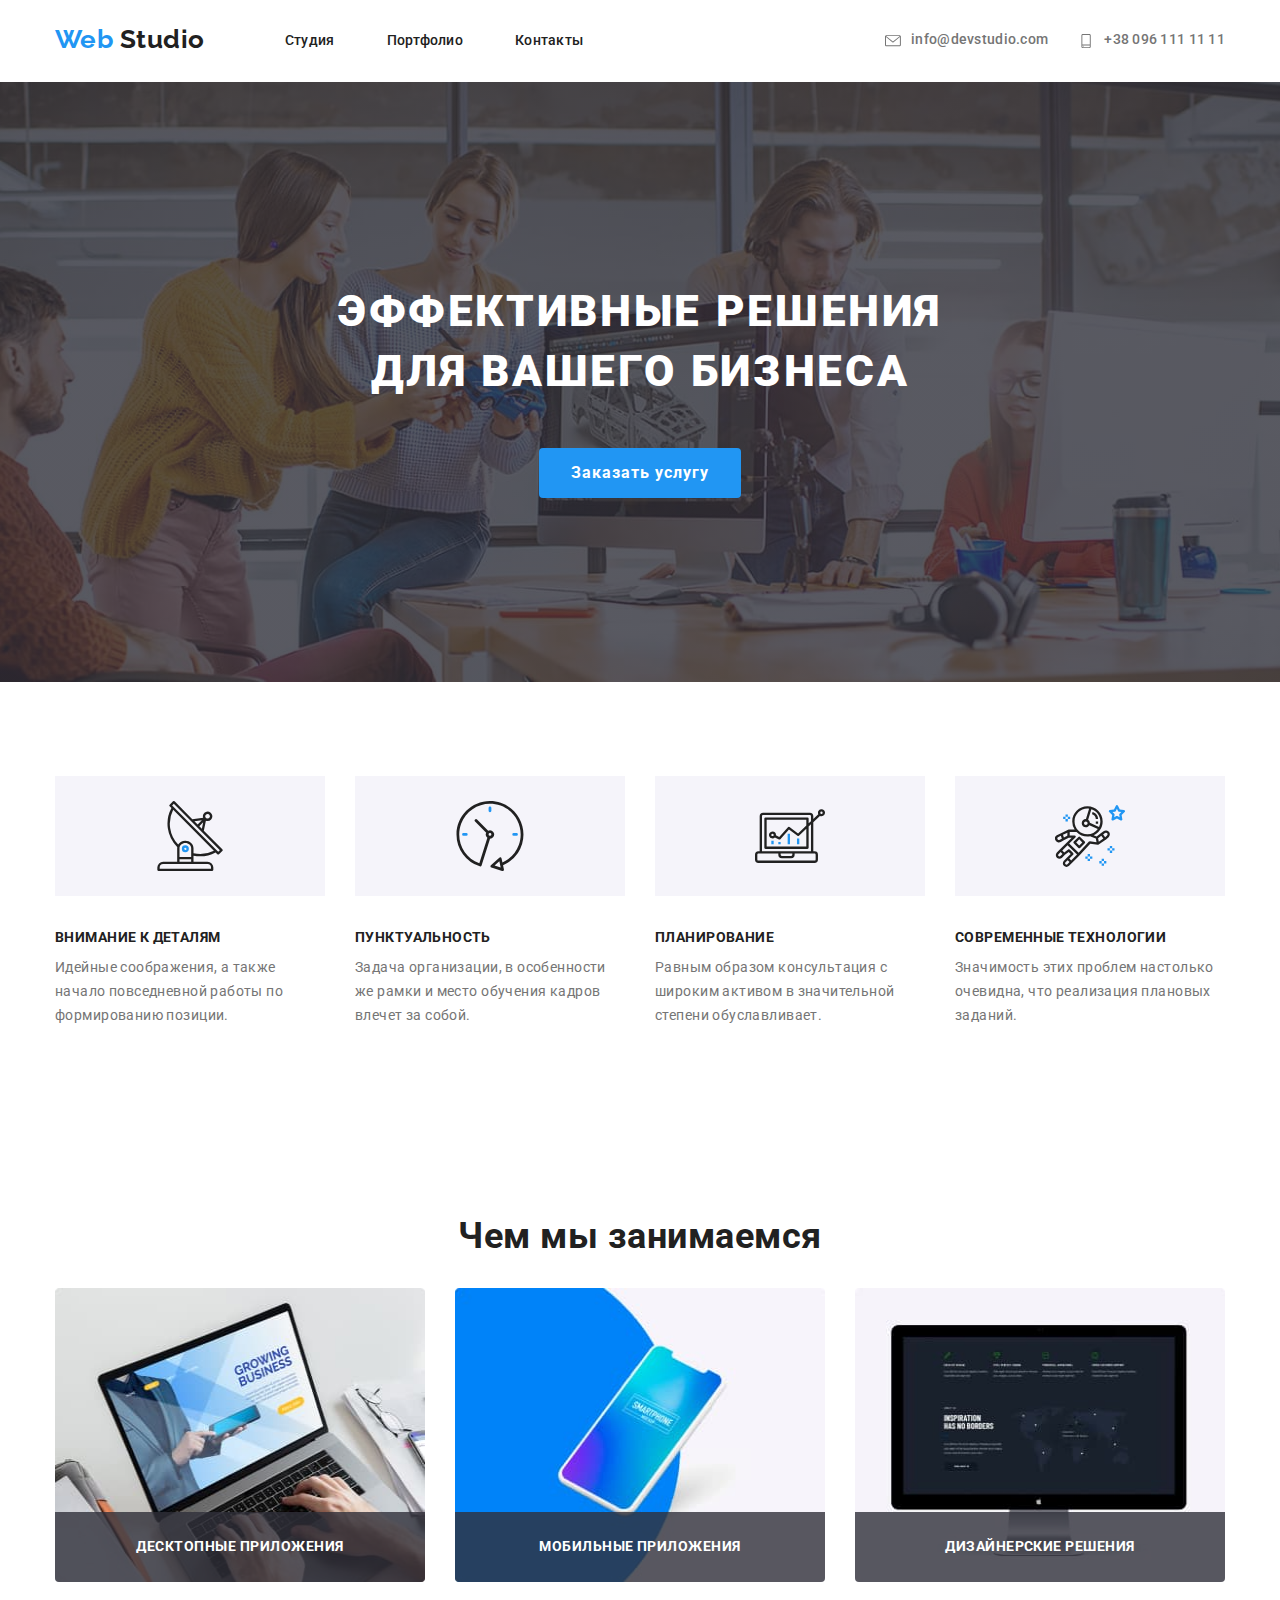
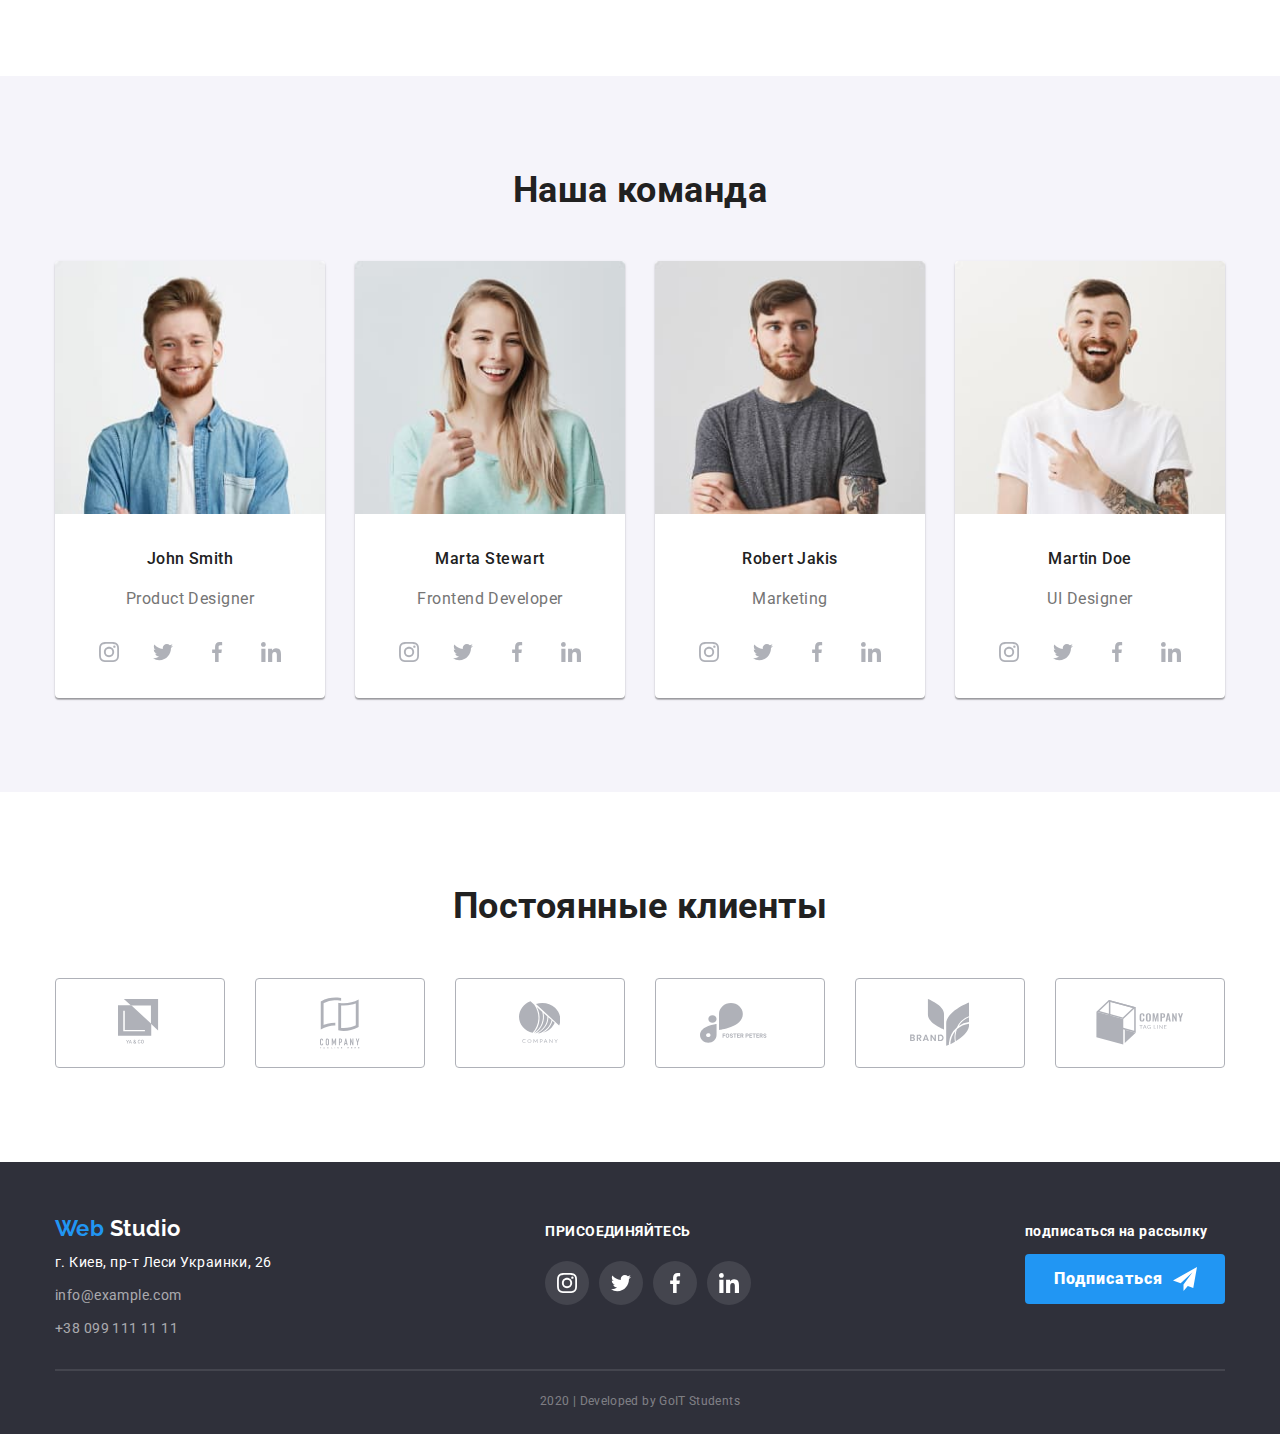
<file: index.html>
<!DOCTYPE html>
<html lang="ru">
  <head>
    <meta charset="UTF-8" />
    <meta name="viewport" content="width=device-width, initial-scale=1.0" />
    <title>Web Studio</title>
    <link
      href="https://fonts.googleapis.com/css2?family=Raleway:wght@700&family=Roboto:wght@400;500;700&display=swap"
      rel="stylesheet"
    />
    <link
      rel="stylesheet"
      href="https://cdnjs.cloudflare.com/ajax/libs/modern-normalize/0.6.0/modern-normalize.min.css"
    />
    <link rel="stylesheet" href="./css/style.css" />
  </head>

  <body>
    <!--шапка сайта-->

    <header class="page-header">
      <div class="container">
        <nav class="main-nav">
          <a href="" class="site-logo"><span>Web</span> Studio</a>

          <ul class="nav-list list">
            <li class="item"><a class="link" href="./index.html">Студия</a></li>
            <li class="item">
              <a class="link" href="./portfolio.html">Портфолио</a>
            </li>
            <li class="item"><a class="link" href="">Контакты</a></li>
          </ul>
        </nav>

        <ul class="contact-list list">
          <li class="item">
            <a href="mailto:info@devstudio.com" class="contact"
              ><svg class="icon-contact" width="16" height="16">
                <use href="./image/symbol-defs.svg#icon-mail"></use></svg
              >info@devstudio.com
            </a>
          </li>

          <li class="item">
            <a href="tell:+380961111111" class="contact"
              ><svg class="icon-contact" width="16" height="16">
                <use href="./image/symbol-defs.svg#icon-phone"></use></svg
              >+38 096 111 11 11</a
            >
          </li>
        </ul>
      </div>
    </header>

    <!--главный контент страницы-->
    <main>
      <!--основное банер сайта-->
      <section class="hero section">
        <div class="container">
          <h1 class="title">
            эффективные решения <br />
            для вашего бизнеса
          </h1>
          <a href="#" class="button">Заказать услугу</a>
        </div>
      </section>

      <!--наши преимущества-->

      <section class="page-advantages section">
        <div class="container">
          <!--данная разметка добавлена для логики <h2 class="shadow">наши преимущества</h2>-->
          <h2 class="shadow">наши преимущества</h2>
          <ul class="advantage-list list">
            <li class="item">
              <svg class="icon-advantage">
                <use href="./image/symbol-defs.svg#icon-antenna"></use>
                <title>изображение спутниковой антены</title>
                <description>
                  данное изображение символезирует внимание нашей команды к
                  детелям
                </description>
              </svg>
              <h3 class="adv-title">внимание к деталям</h3>
              <p class="description">
                Идейные соображения, а также начало повседневной работы по
                формированию позиции.
              </p>
            </li>
            <li class="item">
              <svg class="icon-advantage">
                <use href="./image/symbol-defs.svg#icon-clock"></use>
                <title>изображение настольных часов</title>
                <description>
                  символизирует внимание нашей команды к соблюдению сроков и
                  пунктуальности при работе с клиентами
                </description>
              </svg>
              <h3 class="adv-title">пунктуальность</h3>
              <p class="description">
                Задача организации, в особенности же рамки и место обучения
                кадров влечет за собой.
              </p>
            </li>
            <li class="item">
              <svg class="icon-advantage">
                <use href="./image/symbol-defs.svg#icon-diagram"></use>
                <title>изображение линейного графика</title>
                <description>
                  символезирует методологические=й подход к выполнению
                  поставленой задачи
                </description>
              </svg>
              <h3 class="adv-title">планирование</h3>
              <p class="description">
                Равным образом консультация с широким активом в значительной
                степени обуславливает.
              </p>
            </li>
            <li class="item">
              <svg class="icon-advantage">
                <use href="./image/symbol-defs.svg#icon-astronaut"></use>
                <title>изображение астронавта</title>
                <description>
                  символизирует использование инновационных технологи с учетом
                  современных требований рынка при выполнении поставленой задачи
                </description>
              </svg>
              <h3 class="adv-title">современные технологии</h3>
              <p class="description">
                Значимость этих проблем настолько очевидна, что реализация
                плановых заданий.
              </p>
            </li>
          </ul>
        </div>
      </section>

      <!--навыки-->

      <section class="page-scils section">
        <div class="container">
          <h2 class="title">Чем мы занимаемся</h2>
          <ul class="scils-list list">
            <li class="item">
              <img
                class="photo"
                src="./image/laptop.jpg"
                alt="изображение ноутбука"
                width="370"
              />
              <h3 class="description">ДЕСКТОПНЫЕ ПРИЛОЖЕНИЯ</h3>
            </li>
            <li class="item">
              <img
                class="photo"
                src="./image/phone.jpg"
                alt="изображение смартфона"
                width="370"
              />
              <h3 class="description">МОБИЛЬНЫЕ ПРИЛОЖЕНИЯ</h3>
            </li>
            <li class="item">
              <img
                class="photo"
                src="./image/monitor.jpg"
                alt="изображение монитора"
                width="370"
              />
              <h3 class="description">ДИЗАЙНЕРСКИЕ РЕШЕНИЯ</h3>
            </li>
          </ul>
        </div>
      </section>

      <!--наша команда-->
      <section class="page-team section">
        <div class="container">
          <h2 class="title">Наша команда</h2>
          <ul class="team-list list">
            <!--Джон Смит-->
            <li class="item">
              <img
                class="photo"
                src="./image/john-smith.jpg"
                alt="фото джона смитта"
                width="270"
              />
              <h3 class="name">John Smith</h3>
              <p class="tech-scill">Product Designer</p>
              <ul class="soc-link list">
                <li class="item">
                  <a
                    href="https://www.instagram.com"
                    class="link link-instagram"
                    aria-label="Ссылка на Instagram"
                    ><svg class="icon-link" width="20" height="20">
                      <use
                        href="./image/symbol-defs.svg#icon-instagram"
                      ></use></svg
                  ></a>
                </li>
                <li class="item">
                  <a
                    href="https://www.twitter.com"
                    class="link link-twitter"
                    aria-label="Ссылка на Twitter"
                    ><svg class="icon-link" width="20" height="20">
                      <use
                        href="./image/symbol-defs.svg#icon-twitter"
                      ></use></svg
                  ></a>
                </li>
                <li class="item">
                  <a
                    href="https://www.facebook.com"
                    class="link link-facebook"
                    aria-label="Ссылка на Facebook"
                    ><svg class="icon-link" width="20" height="20">
                      <use
                        href="./image/symbol-defs.svg#icon-facebook"
                      ></use></svg
                  ></a>
                </li>
                <li class="item">
                  <a
                    href="https://www.linkedin.com"
                    class="link link-linkedin"
                    aria-label="Ссылка на LinkedIn"
                    ><svg class="icon-link" width="20" height="20">
                      <use
                        href="./image/symbol-defs.svg#icon-linkedin"
                      ></use></svg
                  ></a>
                </li>
              </ul>
            </li>
            <!--Марта стюарт-->
            <li class="item">
              <img
                class="photo"
                src="./image/marta-srewart.jpg"
                alt="фото Марты Стюарт"
                width="270"
              />
              <h3 class="name">Marta Stewart</h3>
              <p class="tech-scill">Frontend Developer</p>
              <ul class="soc-link list">
                <li class="item">
                  <a
                    href="https://www.instagram.com"
                    class="link link-instagram"
                    aria-label="Ссылка на Instagram"
                    ><svg class="icon-link" width="20" height="20">
                      <use
                        href="./image/symbol-defs.svg#icon-instagram"
                      ></use></svg
                  ></a>
                </li>
                <li class="item">
                  <a
                    href="https://www.twitter.com"
                    class="link link-twitter"
                    aria-label="Ссылка на Twitter"
                    ><svg class="icon-link" width="20" height="20">
                      <use
                        href="./image/symbol-defs.svg#icon-twitter"
                      ></use></svg
                  ></a>
                </li>
                <li class="item">
                  <a
                    href="https://www.facebook.com"
                    class="link link-facebook"
                    aria-label="Ссылка на Facebook"
                    ><svg class="icon-link" width="20" height="20">
                      <use
                        href="./image/symbol-defs.svg#icon-facebook"
                      ></use></svg
                  ></a>
                </li>
                <li class="item">
                  <a
                    href="https://www.linkedin.com"
                    class="link link-linkedin"
                    aria-label="Ссылка на LinkedIn"
                    ><svg class="icon-link" width="20" height="20">
                      <use
                        href="./image/symbol-defs.svg#icon-linkedin"
                      ></use></svg
                  ></a>
                </li>
              </ul>
            </li>
            <!--Роберт Джекис-->
            <li class="item">
              <img
                class="photo"
                src="./image/robert-jakis.jpg"
                alt="фото Роберта Дакинса"
                width="270"
              />
              <h3 class="name">Robert Jakis</h3>
              <p class="tech-scill">Marketing</p>
              <ul class="soc-link list">
                <li class="item">
                  <a
                    href="https://www.instagram.com"
                    class="link link-instagram"
                    aria-label="Ссылка на Instagram"
                    ><svg class="icon-link" width="20" height="20">
                      <use
                        href="./image/symbol-defs.svg#icon-instagram"
                      ></use></svg
                  ></a>
                </li>
                <li class="item">
                  <a
                    href="https://www.twitter.com"
                    class="link link-twitter"
                    aria-label="Ссылка на Twitter"
                    ><svg class="icon-link" width="20" height="20">
                      <use
                        href="./image/symbol-defs.svg#icon-twitter"
                      ></use></svg
                  ></a>
                </li>
                <li class="item">
                  <a
                    href="https://www.facebook.com"
                    class="link link-facebook"
                    aria-label="Ссылка на Facebook"
                    ><svg class="icon-link" width="20" height="20">
                      <use
                        href="./image/symbol-defs.svg#icon-facebook"
                      ></use></svg
                  ></a>
                </li>
                <li class="item">
                  <a
                    href="https://www.linkedin.com"
                    class="link link-linkedin"
                    aria-label="Ссылка на LinkedIn"
                    ><svg class="icon-link" width="20" height="20">
                      <use
                        href="./image/symbol-defs.svg#icon-linkedin"
                      ></use></svg
                  ></a>
                </li>
              </ul>
            </li>
            <!--Мартин Доу-->
            <li class="item">
              <img
                class="photo"
                src="./image/martin-doe.jpg"
                alt="фото Мартина Доу"
                width="270"
              />
              <h3 class="name">Martin Doe</h3>
              <p class="tech-scill">UI Designer</p>
              <ul class="soc-link list">
                <li class="item">
                  <a
                    href="https://www.instagram.com"
                    class="link link-instagram"
                    aria-label="Ссылка на Instagram"
                    ><svg class="icon-link" width="20" height="20">
                      <use
                        href="./image/symbol-defs.svg#icon-instagram"
                      ></use></svg
                  ></a>
                </li>
                <li class="item">
                  <a
                    href="https://www.twitter.com"
                    class="link link-twitter"
                    aria-label="Ссылка на Twitter"
                    ><svg class="icon-link" width="20" height="20">
                      <use
                        href="./image/symbol-defs.svg#icon-twitter"
                      ></use></svg
                  ></a>
                </li>
                <li class="item">
                  <a
                    href="https://www.facebook.com"
                    class="link link-facebook"
                    aria-label="Ссылка на Facebook"
                    ><svg class="icon-link" width="20" height="20">
                      <use
                        href="./image/symbol-defs.svg#icon-facebook"
                      ></use></svg
                  ></a>
                </li>
                <li class="item">
                  <a
                    href="https://www.linkedin.com"
                    class="link link-linkedin"
                    aria-label="Ссылка на LinkedIn"
                    ><svg class="icon-link" width="20" height="20">
                      <use
                        href="./image/symbol-defs.svg#icon-linkedin"
                      ></use></svg
                  ></a>
                </li>
              </ul>
            </li>
          </ul>
        </div>
      </section>

      <!--постоянные клиенты-->

      <section class="page-clients section">
        <div class="container">
          <h2 class="title">Постоянные клиенты</h2>
          <ul class="clients-list list">
            <li class="item">
              <a href="" class="link-company"
                ><svg class="icon-company" width="44" height="49">
                  <use href="./image/symbol-defs.svg#icon-company-1"></use>
                  <title>логотип компании 1</title>
                  <description>
                    изображение логотипа компании нашего клиента
                  </description>
                </svg></a
              >
            </li>
            <li class="item">
              <a href="" class="link-company"
                ><svg class="icon-company" width="40" height="52">
                  <use href="./image/symbol-defs.svg#icon-company-2"></use>
                  <title>логотип компании 2</title>
                  <description>
                    изображение логотипа компании нашего клиента
                  </description>
                </svg></a
              >
            </li>
            <li class="item">
              <a href="" class="link-company"
                ><svg class="icon-company" width="41" height="43">
                  <use href="./image/symbol-defs.svg#icon-company-3"></use>
                  <title>логотип компании 3</title>
                  <description>
                    изображение логотипа компании нашего клиента
                  </description>
                </svg></a
              >
            </li>
            <li class="item">
              <a href="" class="link-company"
                ><svg class="icon-company" width="80" height="42">
                  <use href="./image/symbol-defs.svg#icon-company-4"></use>
                  <title>логотип компании 4</title>
                  <description>
                    изображение логотипа компании нашего клиента
                  </description>
                </svg></a
              >
            </li>
            <li class="item">
              <a href="" class="link-company"
                ><svg class="icon-company" width="59" height="47">
                  <use href="./image/symbol-defs.svg#icon-company-5"></use>
                  <title>логотип компании 5</title>
                  <description>
                    изображение логотипа компании нашего клиента
                  </description>
                </svg></a
              >
            </li>
            <li class="item">
              <a href="" class="link-company"
                ><svg class="icon-company" width="88" height="45">
                  <use href="./image/symbol-defs.svg#icon-company-6"></use>
                  <title>логотип компании 6</title>
                  <description>
                    изображение логотипа компании нашего клиента
                  </description>
                </svg></a
              >
            </li>
          </ul>
        </div>
      </section>
    </main>

    <!--подвал сайта-->

    <footer class="footer-page">
      <div class="container">
        <div class="container-adress">
          <!--левая сторона-->
          <div class="address">
            <a href="" class="site-logo"><span>Web</span> Studio</a>
            <address>
              <ul class="address-list list">
                <li class="item">
                  <a href="#" class="city-adr"
                    >г. Киев, пр-т Леси Украинки, 26</a
                  >
                </li>
                <li class="item">
                  <a href="mailto:info@example.com" class="contact"
                    >info@example.com</a
                  >
                </li>
                <li class="item">
                  <a href="tell:+380991111111" class="contact"
                    >+38 099 111 11 11</a
                  >
                </li>
              </ul>
            </address>
          </div>
          <!--середина-->
          <div class="social-link">
            <b class="join-in">присоединяйтесь</b>
            <ul class="soc-link list">
              <li class="item">
                <a
                  href="https://www.instagram.com"
                  class="link link-instagram"
                  aria-label="Ссылка на Instagram"
                  ><svg class="icon-link" width="20" height="20">
                    <use
                      href="./image/symbol-defs.svg#icon-instagram"
                    ></use></svg
                ></a>
              </li>
              <li class="item">
                <a
                  href="https://www.twitter.com"
                  class="link link-twitter"
                  aria-label="Ссылка на Twitter"
                  ><svg class="icon-link" width="20" height="20">
                    <use href="./image/symbol-defs.svg#icon-twitter"></use></svg
                ></a>
              </li>
              <li class="item">
                <a
                  href="https://www.facebook.com"
                  class="link link-facebook"
                  aria-label="Ссылка на Facebook"
                  ><svg class="icon-link" width="20" height="20">
                    <use
                      href="./image/symbol-defs.svg#icon-facebook"
                    ></use></svg
                ></a>
              </li>
              <li class="item">
                <a
                  href="https://www.linkedin.com"
                  class="link link-linkedin"
                  aria-label="Ссылка на LinkedIn"
                  ><svg class="icon-link" width="20" height="20">
                    <use
                      href="./image/symbol-defs.svg#icon-linkedin"
                    ></use></svg
                ></a>
              </li>
            </ul>
          </div>
          <!--правая сторона-->

          <div class="subscription">
            <p class="join-in">подписаться на рассылку</p>
            <a href="#" class="button"
              >Подписаться<svg class="icon-send" width="24" height="24">
                <use href="./image/symbol-defs.svg#icon-send"></use></svg
            ></a>
          </div>
        </div>
        <p class="dev-team">2020 | Developed by GoIT Students</p>
      </div>
    </footer>
  </body>
</html>
</file>
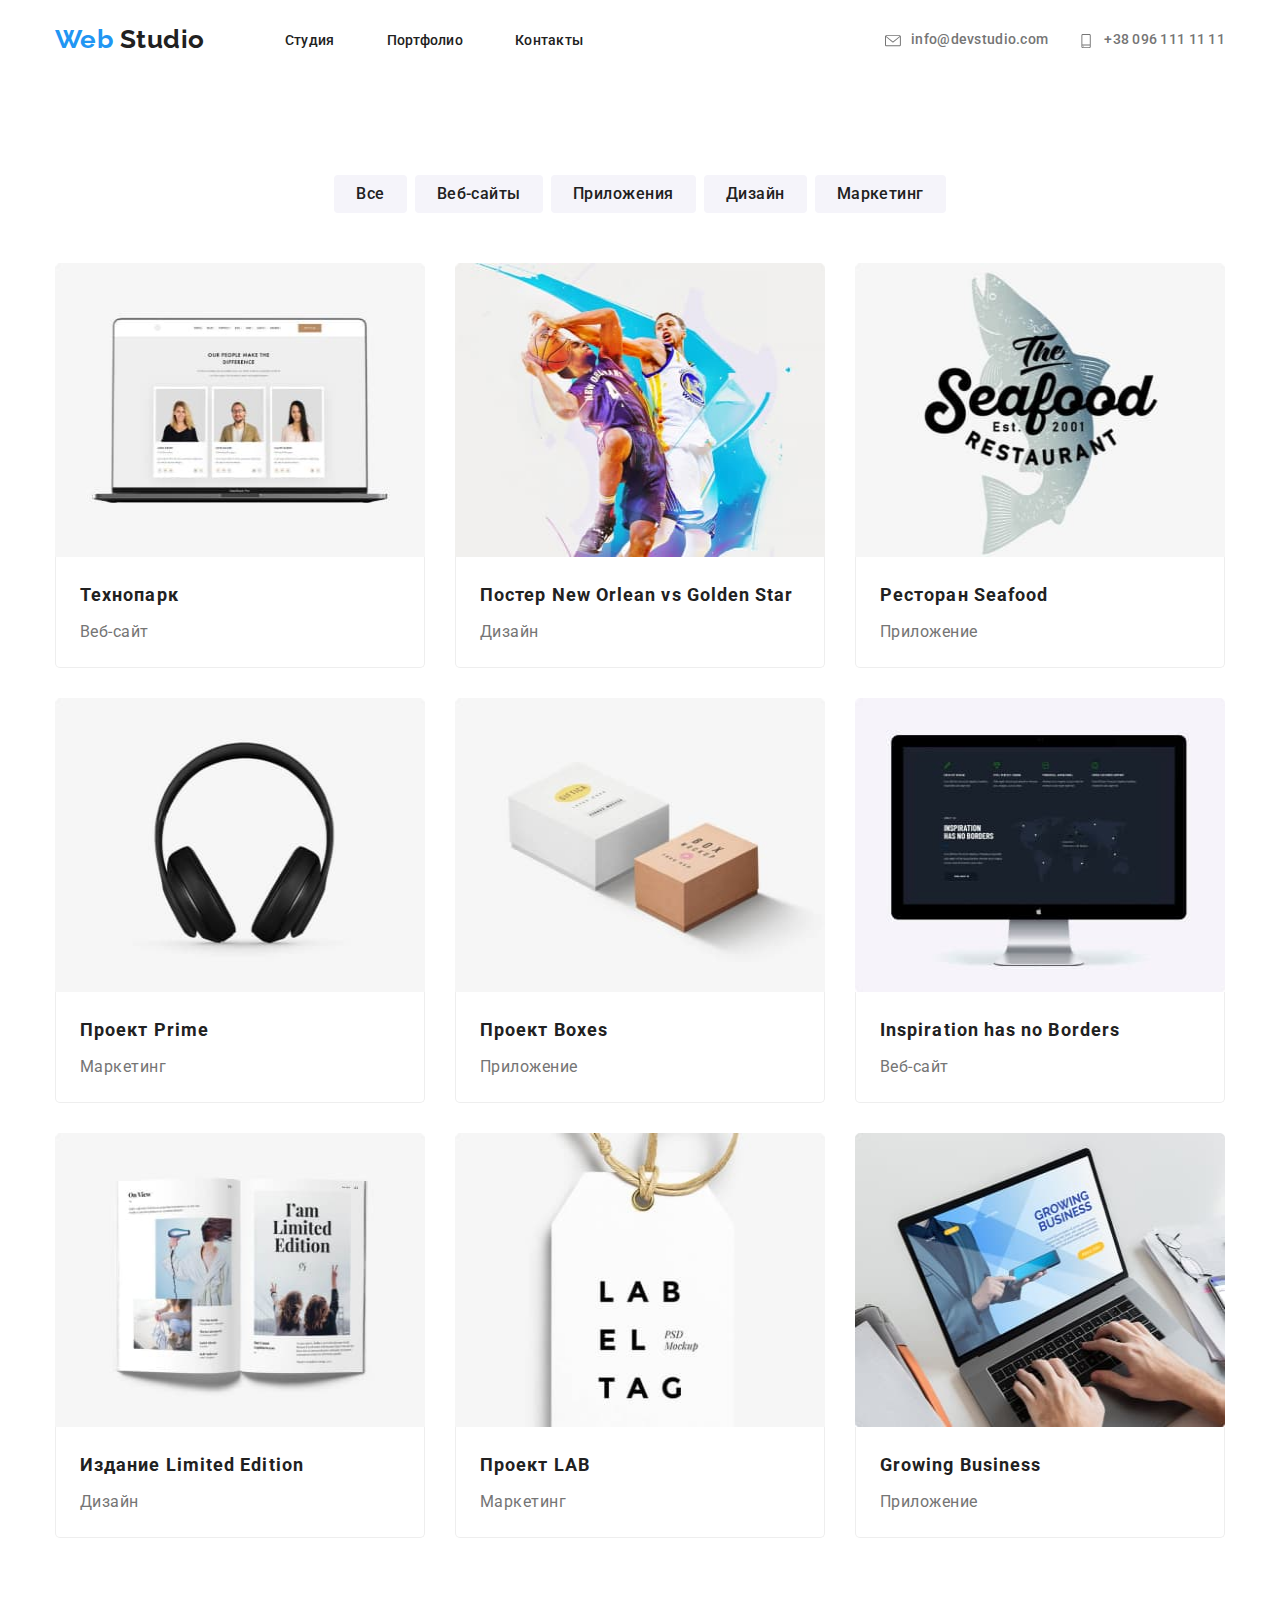
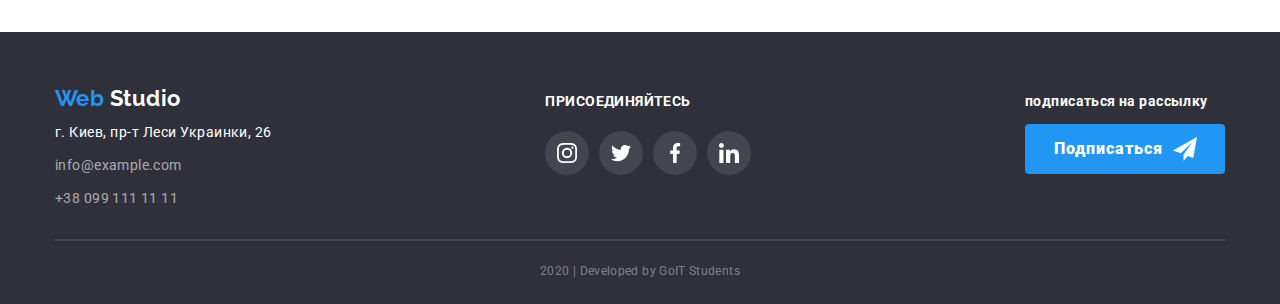
<file: portfolio.html>
<!DOCTYPE html>
<html lang="ru">
  <head>
    <meta charset="UTF-8" />
    <meta name="viewport" content="width=device-width, initial-scale=1.0" />
    <title>Web Studio</title>
    <link
      href="https://fonts.googleapis.com/css2?family=Raleway:wght@700&family=Roboto:wght@400;500;700&display=swap"
      rel="stylesheet"
    />
    <link
      rel="stylesheet"
      href="https://cdnjs.cloudflare.com/ajax/libs/modern-normalize/0.6.0/modern-normalize.min.css"
    />
    <link rel="stylesheet" href="./css/style.css" />
  </head>
  <body>
    <!--шапка сайта-->

    <header class="page-header">
      <div class="container">
        <nav class="main-nav">
          <a href="" class="site-logo"><span>Web</span> Studio</a>

          <ul class="nav-list list">
            <li class="item"><a class="link" href="./index.html">Студия</a></li>
            <li class="item">
              <a class="link" href="./portfolio.html">Портфолио</a>
            </li>
            <li class="item"><a class="link" href="">Контакты</a></li>
          </ul>
        </nav>

        <ul class="contact-list list">
          <li class="item">
            <a href="mailto:info@devstudio.com" class="contact"
              ><svg class="icon-contact" width="16" height="16">
                <use href="./image/symbol-defs.svg#icon-mail"></use></svg
              >info@devstudio.com
            </a>
          </li>

          <li class="item">
            <a href="tell:+380961111111" class="contact"
              ><svg class="icon-contact" width="16" height="16">
                <use href="./image/symbol-defs.svg#icon-phone"></use></svg
              >+38 096 111 11 11</a
            >
          </li>
        </ul>
      </div>
    </header>

    <!--основной контент-->
    <main>
      <!--фильтры-->
      <section class="portfolio container">
        <div class="filter-list">
          <ul class="list">
            <li class="item">
              <button class="filter-button link">Все</button>
            </li>
            <li class="item">
              <button class="filter-button link">Веб-сайты</button>
            </li>
            <li class="item">
              <button class="filter-button link">Приложения</button>
            </li>
            <li class="item">
              <button class="filter-button link">Дизайн</button>
            </li>
            <li class="item">
              <button class="filter-button link">Маркетинг</button>
            </li>
          </ul>
        </div>

        <!--портфолио-->

        <div class="page-portfolio">
          <h1 class="shadow">примеры работ</h1>
          <ul class="list">
            <li class="item">
              <a href="" class="link"
                ><img
                  class="exemple"
                  src="./image/portfolio.jpg"
                  alt="изображение людей на экране ноутбука"
                  width="370"
                />
                <div class="exemple-description">
                  <h2 class="title">Технопарк</h2>
                  <p class="filter">Веб-сайт</p>
                </div>

                <p class="text">
                  Технокряк это современная площадка распространения
                  коронавируса. Компании используют эту платформу для цифрового
                  шпионажа и атак на защищённые сервера конкурентов.
                </p>
              </a>
            </li>

            <li class="item">
              <a href="" class="link"
                ><img
                  class="exemple"
                  src="./image/poster.jpg"
                  alt="изображение двух баскетболистов"
                  width="370"
                />
                <div class="exemple-description">
                  <h2 class="title">Постер New Orlean vs Golden Star</h2>
                  <p class="filter">Дизайн</p>
                </div>

                <p class="text">
                  Технокряк это современная площадка распространения
                  коронавируса. Компании используют эту платформу для цифрового
                  шпионажа и атак на защищённые сервера конкурентов.
                </p>
              </a>
            </li>

            <li class="item">
              <a href="" class="link"
                ><img
                  class="exemple"
                  src="./image/sea-food.jpg"
                  alt="изображение эмблемы рыбного ресторана"
                  width="370"
                />
                <div class="exemple-description">
                  <h2 class="title">Ресторан Seafood</h2>
                  <p class="filter">Приложение</p>
                </div>

                <p class="text">
                  Технокряк это современная площадка распространения
                  коронавируса. Компании используют эту платформу для цифрового
                  шпионажа и атак на защищённые сервера конкурентов.
                </p>
              </a>
            </li>

            <li class="item">
              <a href="" class="link"
                ><img
                  class="exemple"
                  src="./image/headphones.jpg"
                  alt="изображение полноразмерных наушников"
                  width="370"
                />
                <div class="exemple-description">
                  <h2 class="title">Проект Prime</h2>
                  <p class="filter">Маркетинг</p>
                </div>

                <p class="text">
                  Технокряк это современная площадка распространения
                  коронавируса. Компании используют эту платформу для цифрового
                  шпионажа и атак на защищённые сервера конкурентов.
                </p>
              </a>
            </li>

            <li class="item">
              <a href="" class="portfolio-img link"
                ><img
                  class="exemple"
                  src="./image/boxes.jpg"
                  alt="изображение двух коробок разного размера"
                  width="370"
                />
                <div class="exemple-description">
                  <h2 class="title">Проект Boxes</h2>
                  <p class="filter">Приложение</p>
                </div>

                <p class="text">
                  Технокряк это современная площадка распространения
                  коронавируса. Компании используют эту платформу для цифрового
                  шпионажа и атак на защищённые сервера конкурентов.
                </p>
              </a>
            </li>

            <li class="item">
              <a href="" class="link"
                ><img
                  class="exemple"
                  src="./image/monitor.jpg"
                  alt="изображение монитора"
                  width="370"
                />
                <div class="exemple-description">
                  <h2 class="title">Inspiration has no Borders</h2>
                  <p class="filter">Веб-сайт</p>
                </div>

                <p class="text">
                  Технокряк это современная площадка распространения
                  коронавируса. Компании используют эту платформу для цифрового
                  шпионажа и атак на защищённые сервера конкурентов.
                </p>
              </a>
            </li>

            <li class="item">
              <a href="" class="link"
                ><img
                  class="exemple"
                  src="./image/book.jpg"
                  alt="изображение развернутой книги"
                  width="370"
                />
                <div class="exemple-description">
                  <h2 class="title">Издание Limited Edition</h2>
                  <p class="filter">Дизайн</p>
                </div>

                <p class="text">
                  Технокряк это современная площадка распространения
                  коронавируса. Компании используют эту платформу для цифрового
                  шпионажа и атак на защищённые сервера конкурентов.
                </p>
              </a>
            </li>

            <li class="item">
              <a href="" class="link"
                ><img
                  class="exemple"
                  src="./image/sticker.jpg"
                  alt="изображение бирки с логотипом"
                  width="370"
                />
                <div class="exemple-description">
                  <h2 class="title">Проект LAB</h2>
                  <p class="filter">Маркетинг</p>
                </div>

                <p class="text">
                  Технокряк это современная площадка распространения
                  коронавируса. Компании используют эту платформу для цифрового
                  шпионажа и атак на защищённые сервера конкурентов.
                </p>
              </a>
            </li>

            <li class="item">
              <a href="" class="link"
                ><img
                  class="exemple"
                  src="./image/laptop.jpg"
                  alt="изображение открытого ноутбука"
                  width="370"
                />
                <div class="exemple-description">
                  <h2 class="title">Growing Business</h2>
                  <p class="filter">Приложение</p>
                </div>

                <p class="text">
                  Технокряк это современная площадка распространения
                  коронавируса. Компании используют эту платформу для цифрового
                  шпионажа и атак на защищённые сервера конкурентов.
                </p>
              </a>
            </li>
          </ul>
        </div>
      </section>
    </main>
    <!--подвал сайта-->

    <footer class="footer-page">
      <div class="container">
        <div class="container-adress">
          <!--левая сторона-->
          <div class="address">
            <a href="" class="site-logo"><span>Web</span> Studio</a>
            <address>
              <ul class="address-list list">
                <li class="item">
                  <a href="#" class="city-adr"
                    >г. Киев, пр-т Леси Украинки, 26</a
                  >
                </li>
                <li class="item">
                  <a href="mailto:info@example.com" class="contact"
                    >info@example.com</a
                  >
                </li>
                <li class="item">
                  <a href="tell:+380991111111" class="contact"
                    >+38 099 111 11 11</a
                  >
                </li>
              </ul>
            </address>
          </div>
          <!--середина-->
          <div class="social-link">
            <b class="join-in">присоединяйтесь</b>
            <ul class="soc-link list">
              <li class="item">
                <a
                  href="https://www.instagram.com"
                  class="link link-instagram"
                  aria-label="Ссылка на Instagram"
                  ><svg class="icon-link" width="20" height="20">
                    <use
                      href="./image/symbol-defs.svg#icon-instagram"
                    ></use></svg
                ></a>
              </li>
              <li class="item">
                <a
                  href="https://www.twitter.com"
                  class="link link-twitter"
                  aria-label="Ссылка на Twitter"
                  ><svg class="icon-link" width="20" height="20">
                    <use href="./image/symbol-defs.svg#icon-twitter"></use></svg
                ></a>
              </li>
              <li class="item">
                <a
                  href="https://www.facebook.com"
                  class="link link-facebook"
                  aria-label="Ссылка на Facebook"
                  ><svg class="icon-link" width="20" height="20">
                    <use
                      href="./image/symbol-defs.svg#icon-facebook"
                    ></use></svg
                ></a>
              </li>
              <li class="item">
                <a
                  href="https://www.linkedin.com"
                  class="link link-linkedin"
                  aria-label="Ссылка на LinkedIn"
                  ><svg class="icon-link" width="20" height="20">
                    <use
                      href="./image/symbol-defs.svg#icon-linkedin"
                    ></use></svg
                ></a>
              </li>
            </ul>
          </div>
          <!--правая сторона-->

          <div class="subscription">
            <p class="join-in">подписаться на рассылку</p>
            <a href="#" class="button"
              >Подписаться<svg class="icon-send" width="24" height="24">
                <use href="./image/symbol-defs.svg#icon-send"></use></svg
            ></a>
          </div>
        </div>
        <p class="dev-team">2020 | Developed by GoIT Students</p>
      </div>
    </footer>
  </body>
</html>
</file>
<file: css/style.css>
:root {
  --primary-icon-color: #afb1b8;
  --primary-color: #212121;
  --secondary-color: #757575;
  --white-color: #ffffff;
  --accent-color: #2196f3;
  --background-color-dark-grey: rgba(47, 48, 58, 0.8);
}

/*основной цвет текста #212121*/
/*вторичный цвет текста #757575*/
/*белый цвет текса #FFFFFF*/
/*акцент #2196F3*/
/*цвет фона #2196F3*/
/*основной цвет иконок #AFB1B8*/

/*оформление главной страницы*/

body {
  background-color: #ffffff;
  color: var(--primary-color);
  letter-spacing: 0.03em;
  font-family: Roboto, sans-serif;
}

/* -----УТИЛИТЫ------ */

.container {
  width: 1200px;
  padding-left: 15px;
  padding-right: 15px;
  margin-left: auto;
  margin-right: auto;

  /* outline: 2px solid skyblue; */
}

/* убирает стилизацию списков */
.list {
  list-style: none;
  margin: 0px;
  padding: 0px;
}

/* основное оформление ссылок */
.link {
  text-decoration: none;
}

.soc-link {
  display: flex;
}

/* оформляет заголовки секций */
.title {
  text-align: center;
  font-weight: 700;
  font-size: 36px;
  line-height: 1.16;

  margin-top: 0px;
  padding: 0px;
}

.section {
  padding-top: 94px;
  padding-bottom: 94px;
}

/* основные стили кнопки */
.button {
  background-color: var(--accent-color);
  color: var(--white-color);

  display: inline-block;
  vertical-align: middle;

  font-size: 16px;
  line-height: 1.87;
  text-decoration: none;
  border-radius: 4px;
  min-width: 200px;
  min-height: 50px;
  letter-spacing: 0.06em;
}

img {
  display: block;
  max-width: 100%;
  height: auto;
}

/* оформляет хедер */

.page-header > .container,
.page-header .main-nav,
.page-header .nav-list,
.page-header .contact-list {
  display: flex;
  margin-bottom: 0px;
}

/* оформляет логотип */
.site-logo {
  font-family: Raleway, sans-serif;
  font-weight: 700;
  font-size: 26px;
  line-height: 1.19;
  text-decoration: none;
  color: var(--primary-color);

  margin-right: 80px;
  padding-top: 24px;
  padding-bottom: 25px;
}
.site-logo span {
  color: var(--accent-color);
}

/* оформляет навигацию */
.page-header .link {
  position: relative;
  display: inline-block;
  padding-top: 33px;
  padding-bottom: 33px;

  color: var(--primary-color);

  letter-spacing: 0.02em;
  font-weight: 500;
  font-size: 14px;
  line-height: 1.14;
}

.page-header .link::after {
  content: "";
  position: absolute;
  opacity: 0;
  display: block;
  bottom: 0;
  cursor: pointer;
  width: 100%;
  height: 4px;
  background-color: var(--accent-color);
  background-size: auto;
  border-radius: 2px;
}

.page-header .link:hover::after {
  opacity: 1;
}
/* .page-header .link:active::after {
  opacity: 1;
} */

.main-nav .item:not(:last-child) {
  margin-right: 52px;
}

/* оформляет контакты */
.page-header .contact-list {
  margin-left: auto;
}

.contact-list .item + .item {
  margin-left: 30px;
}

.page-header .contact {
  color: var(--secondary-color);
  display: flex;
  align-items: center;
  padding-top: 32px;
  padding-bottom: 32px;

  letter-spacing: 0.02em;
  text-decoration: none;
  font-weight: 500;
  font-size: 14px;
  line-height: 1.14px;
}
.icon-contact {
  fill: currentColor;
  margin-right: 10px;
  padding-top: 2px;
}

.page-header .contact:hover,
.page-header .contact:focus {
  color: var(--accent-color);
  transition: 500ms;
}

/* оформлет основной банер (фон добавлен чтоб было видно слова белого цвета) */

.hero {
  max-width: 1600px;
  height: 600px;
  margin-left: auto;
  margin-right: auto;
  background-color: var(--secondary-color);

  background-image: linear-gradient(
      to right,
      rgba(47, 48, 58, 0.8),
      rgba(47, 48, 58, 0.8)
    ),
    url(../image/baner.jpg);
  background-repeat: no-repeat;
  background-position: center;
  background-size: cover;
  text-align: center;
  padding-top: 200px;
  padding-bottom: 0px;
}

.hero .title {
  display: block;
  color: var(--white-color);

  margin-bottom: 46px;
  font-weight: 900;
  font-size: 44px;
  line-height: 1.36;
  letter-spacing: 0.06em;
  text-transform: uppercase;
}

.hero .button {
  padding: 10px 32px;
  font-weight: 700;
  font-style: normal;
}

/* оформляет секцию преимуществ (оформляет логический заголовок, пока не знаю как его скрыть) */
.page-advantages .shadow {
  position: absolute;
  width: 1px;
  height: 1px;
  margin: -1px;
  border: 0;
  padding: 0;
  clip: rect(0 0 0 0);
  overflow: hidden;
}

.page-advantages .list {
  display: flex;
}
.page-advantages .item {
  width: calc((100% - 3 * 30px) / 4);
  margin-right: 30px;
}

.page-advantages .item:nth-child(4n) {
  margin-right: 0;
}

.icon-advantage {
  padding: 25px 100px 25px 100px;
  width: 270px;
  height: 120px;
  margin-bottom: 30px;
  background-color: #f5f4fa;
}

.page-advantages .adv-title {
  font-weight: 700;
  font-size: 14px;
  line-height: 1.14;
  letter-spacing: 0.03em;
  text-transform: uppercase;
  margin-top: 0;
  margin-bottom: 10px;
}
.page-advantages .description {
  color: var(--secondary-color);
  font-weight: 400;
  font-size: 14px;
  line-height: 1.71;
  margin-top: 0;
  margin-bottom: 0;
  letter-spacing: 0.03em;
}

/* оформляет секцию навыков */

.page-scils .list {
  display: flex;
}

.page-scils .item {
  position: relative;
  width: calc((100% - 2 * 30px) / 3);
}
.page-scils .item:not(:last-child) {
  margin-right: 30px;
}

.page-scils .photo {
  height: 294px;
  border-radius: 4px;
}

.page-scils > .title {
  margin-bottom: 50px;
}

.page-scils .description {
  position: absolute;
  bottom: 0;
  width: 100%;
  background: rgba(47, 48, 58, 0.8);
  color: var(--white-color);
  text-align: center;
  border-radius: 0px 0px 4px 4px;

  font-weight: 700;
  font-size: 14px;
  line-height: 1.14;

  padding-top: 27px;
  padding-bottom: 27px;
  margin: 0;
}

/* оформлет секцию команда */
.page-team {
  background-color: #f5f4fa;
}
.page-team .list {
  display: flex;
}
.page-team .photo {
  margin-bottom: 30px;
  border-top-left-radius: inherit;
  border-top-right-radius: inherit;
}

.page-team .title {
  margin-bottom: 50px;
}
.team-list > .item {
  background-color: var(--white-color);
  box-shadow: 0px 2px 1px rgba(0, 0, 0, 0.2), 0px 1px 1px rgba(0, 0, 0, 0.14),
    0px 1px 3px rgba(0, 0, 0, 0.12);

  border-radius: 4px;
  padding-bottom: 24px;

  width: calc((100% - 3 * 30px) / 4);
  margin-right: 30px;
}
.page-team .item:nth-child(4n) {
  margin-right: 0;
}

.page-team .name {
  text-align: center;

  font-weight: 500;
  font-size: 16px;
  line-height: 1.87;
  letter-spacing: 0.03em;
  margin-top: 0;
  margin-bottom: 10px;
}

.page-team .tech-scill {
  color: var(--secondary-color);

  text-align: center;

  font-size: 16px;
  line-height: 1.87;
  letter-spacing: 0.03em;
  font-weight: 400;
  margin-bottom: 16px;
  margin-top: 0px;
}

.soc-link {
  padding-right: 32px;
  padding-left: 32px;
}

.soc-link > .item:not(:last-child) {
  width: calc((100% - 3 * 10px) / 4);
  margin-right: 10px;
}

.page-team .link {
  display: flex;
  width: 44px;
  height: 44px;
  border-radius: 50%;
  justify-content: center;
  align-items: center;
  color: var(--primary-icon-color);
}
.page-team .link:hover {
  background-color: var(--accent-color);
  color: var(--white-color);
}
.icon-link {
  fill: currentColor;
}

/* оформляет клиентов */
.page-clients .list {
  display: flex;
}

.page-clients .item {
  width: calc((100% - 5 * 30px) / 6);
}
.page-clients .item:not(:last-child) {
  margin-right: 30px;
}
.link-company {
  display: flex;
  justify-content: center;
  align-items: center;
  height: 90px;
  border: 1px solid var(--primary-icon-color);
  border-radius: 4px;
  color: var(--primary-icon-color);
}

.page-clients .link-company:hover {
  border-color: solid var(--accent-color);
  color: var(--accent-color);
}

.icon-company {
  fill: currentColor;
}

.page-clients .title {
  margin-bottom: 50px;
}

/* оформляет футер */
.footer-page {
  background-color: #2f303a;
}
.container-adress {
  display: flex;
  justify-content: space-between;
  align-items: baseline;
  padding-top: 48px;
  padding-bottom: 28px;
  border-bottom: 1px solid rgba(255, 255, 255, 0.1);
}

/* оформляет адрес*/
.address .site-logo {
  color: var(--white-color);
  font-size: 22px;
  display: block;
  margin-bottom: 10px;
  margin-right: 0;
  padding-top: 0;
  padding-bottom: 0;
}

.address .city-adr {
  color: var(--white-color);

  display: block;
  font-style: normal;
  font-weight: 400;
  font-size: 14px;
  line-height: 1.71;
  text-decoration: none;
}

.address .contact {
  color: rgba(255, 255, 255, 0.6);

  display: inline-block;

  text-decoration: none;
  font-style: normal;
  font-weight: 400;
  font-size: 14px;
  line-height: 1.71;
  letter-spacing: 0.03em;
}
.address .item:not(:last-child) {
  margin-bottom: 9px;
}

/* оформляет призыв */

.social-link .join-in {
  text-transform: uppercase;
  display: inline-block;
  margin-bottom: 21px;
  font-weight: 700;
  font-size: 14px;
  line-height: 1.14;
  letter-spacing: 0.03em;

  color: var(--white-color);
}
.footer-page .soc-link {
  padding: 0;
}
.footer-page .link {
  display: flex;
  justify-content: center;
  align-items: center;
  width: 44px;
  height: 44px;
  border-radius: 50%;
  background-color: rgba(255, 255, 255, 0.1);
  color: var(--white-color);
}

.footer-page .link:hover,
.footer-page .link:focus {
  background-color: var(--accent-color);
}

/* оформляет подписку */
.subscription .join-in {
  font-weight: 700;
  font-size: 14px;
  line-height: 1.14;
  letter-spacing: 0.03em;

  color: var(--white-color);
}
.subscription .button {
  display: flex;
  justify-content: center;
  align-items: center;
  font-weight: 900;
  padding-top: 10px;
  padding-bottom: 10px;
  padding-left: 29px;
  padding-right: 28px;
}
.icon-send {
  margin-left: 10px;
}

.dev-team {
  padding-top: 18px;
  padding-bottom: 21px;
  border-top: 1px solid rgba(255, 255, 255, 0.1);
  margin-bottom: 0;
  margin-top: 0;
  font-weight: 400;
  font-size: 12px;
  line-height: 2;
  text-align: center;
  letter-spacing: 0.03em;

  color: rgba(255, 255, 255, 0.4);
}

/* оформляет страницу портфолио (оформляет логический заголовок, пока не знаю как его скрыть)*/

.page-portfolio .shadow {
  position: absolute;
  width: 1px;
  height: 1px;
  margin: -1px;
  border: 0;
  padding: 0;
  clip: rect(0 0 0 0);
  overflow: hidden;
}

.portfolio {
  padding-top: 93px;
  padding-bottom: 94px;
}
/* оформляет фильтр */
.filter-list {
  margin-bottom: 50px;
}

.filter-list .list {
  display: flex;
  justify-content: center;
}
.filter-button {
  color: var(--primary-color);
  background-color: #f5f4fa;

  display: inline-block;
  font-weight: 500;
  font-size: 16px;
  line-height: 1.62;
  letter-spacing: 0.03em;

  padding-top: 6px;
  padding-bottom: 6px;
  padding-right: 22px;
  padding-left: 22px;

  border: 0;
  border-radius: 4px;
  cursor: pointer;
}
.filter-list .item + .item {
  margin-left: 8px;
}

.filter-button:hover,
.filter-button:focus {
  box-shadow: 0px 2px 2px rgba(0, 0, 0, 0.12), 0px 1px 2px rgba(0, 0, 0, 0.08),
    0px 3px 1px rgba(0, 0, 0, 0.1);
  border-radius: 4px;
  color: var(--white-color);
  background-color: var(--accent-color);
}

/* оформляет примеры работ */

.page-portfolio .list {
  display: flex;
  flex-wrap: wrap;
}

.page-portfolio .item {
  position: relative;
  width: calc((100% - 2 * 30px) / 3);
  margin-right: 30px;
  margin-bottom: 30px;
}
.page-portfolio .item:nth-child(3n) {
  margin-right: 0;
}
.page-portfolio .item:nth-last-child(-n + 3) {
  margin-bottom: 0;
}

.page-portfolio .item:hover {
  box-shadow: 1px 4px 6px rgba(0, 0, 0, 0.16), 0px 4px 4px rgba(0, 0, 0, 0.06),
    0px 1px 1px rgba(0, 0, 0, 0.12);
}

.page-portfolio .exemple {
  border-top-left-radius: 5px;
  border-top-right-radius: 5px;
  overflow: hidden;
  height: 294px;
}

.exemple-description {
  border: 1px solid #eeeeee;
  border-top: 0;
  border-bottom-right-radius: 5px;
  border-bottom-left-radius: 5px;
  padding: 20px 24px;
}

.page-portfolio .title {
  display: block;
  margin-bottom: 4px;
  margin-top: 0;

  color: var(--primary-color);

  font-weight: 700;
  font-size: 18px;
  line-height: 2;
  letter-spacing: 0.06em;
  text-align: left;
}

.page-portfolio .filter {
  display: block;

  font-weight: 400;
  font-size: 16px;
  line-height: 1.87;

  margin-top: 0;
  margin-bottom: 0;

  color: var(--secondary-color);
}

.text {
  position: absolute;
  top: 0;
  opacity: 0;

  padding: 63px 24px 63px 24px;
  align-items: center;
  width: 100%;
  height: 294px;

  background-color: rgba(33, 149, 243, 0.9);
  border-top-left-radius: 5px;
  border-top-right-radius: 5px;
  border-bottom: 0;
  margin: 0;

  color: var(--white-color);
  font-weight: 400;
  font-size: 18px;
  line-height: 1.56;
  letter-spacing: 0.03em;
}
.page-portfolio .item:hover .text {
  transition: 300ms;
  opacity: 1;
}
</file>
